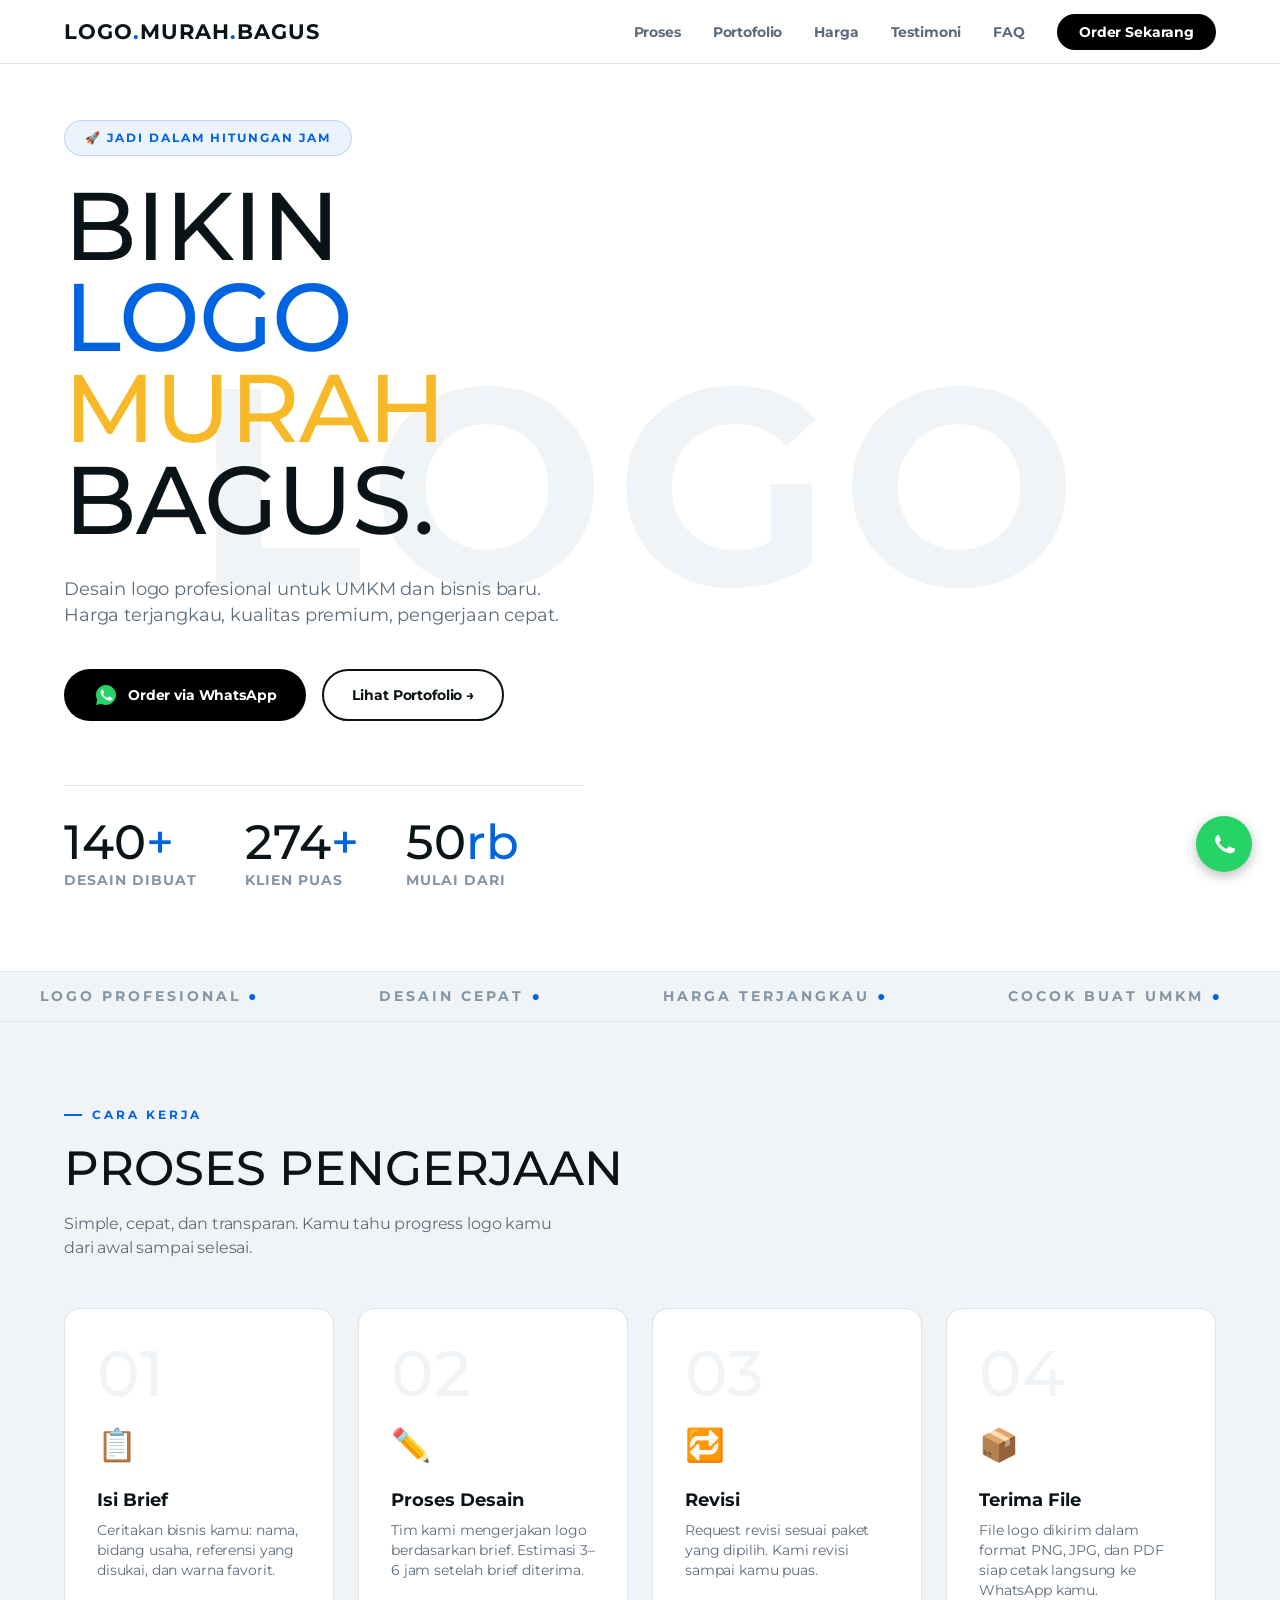
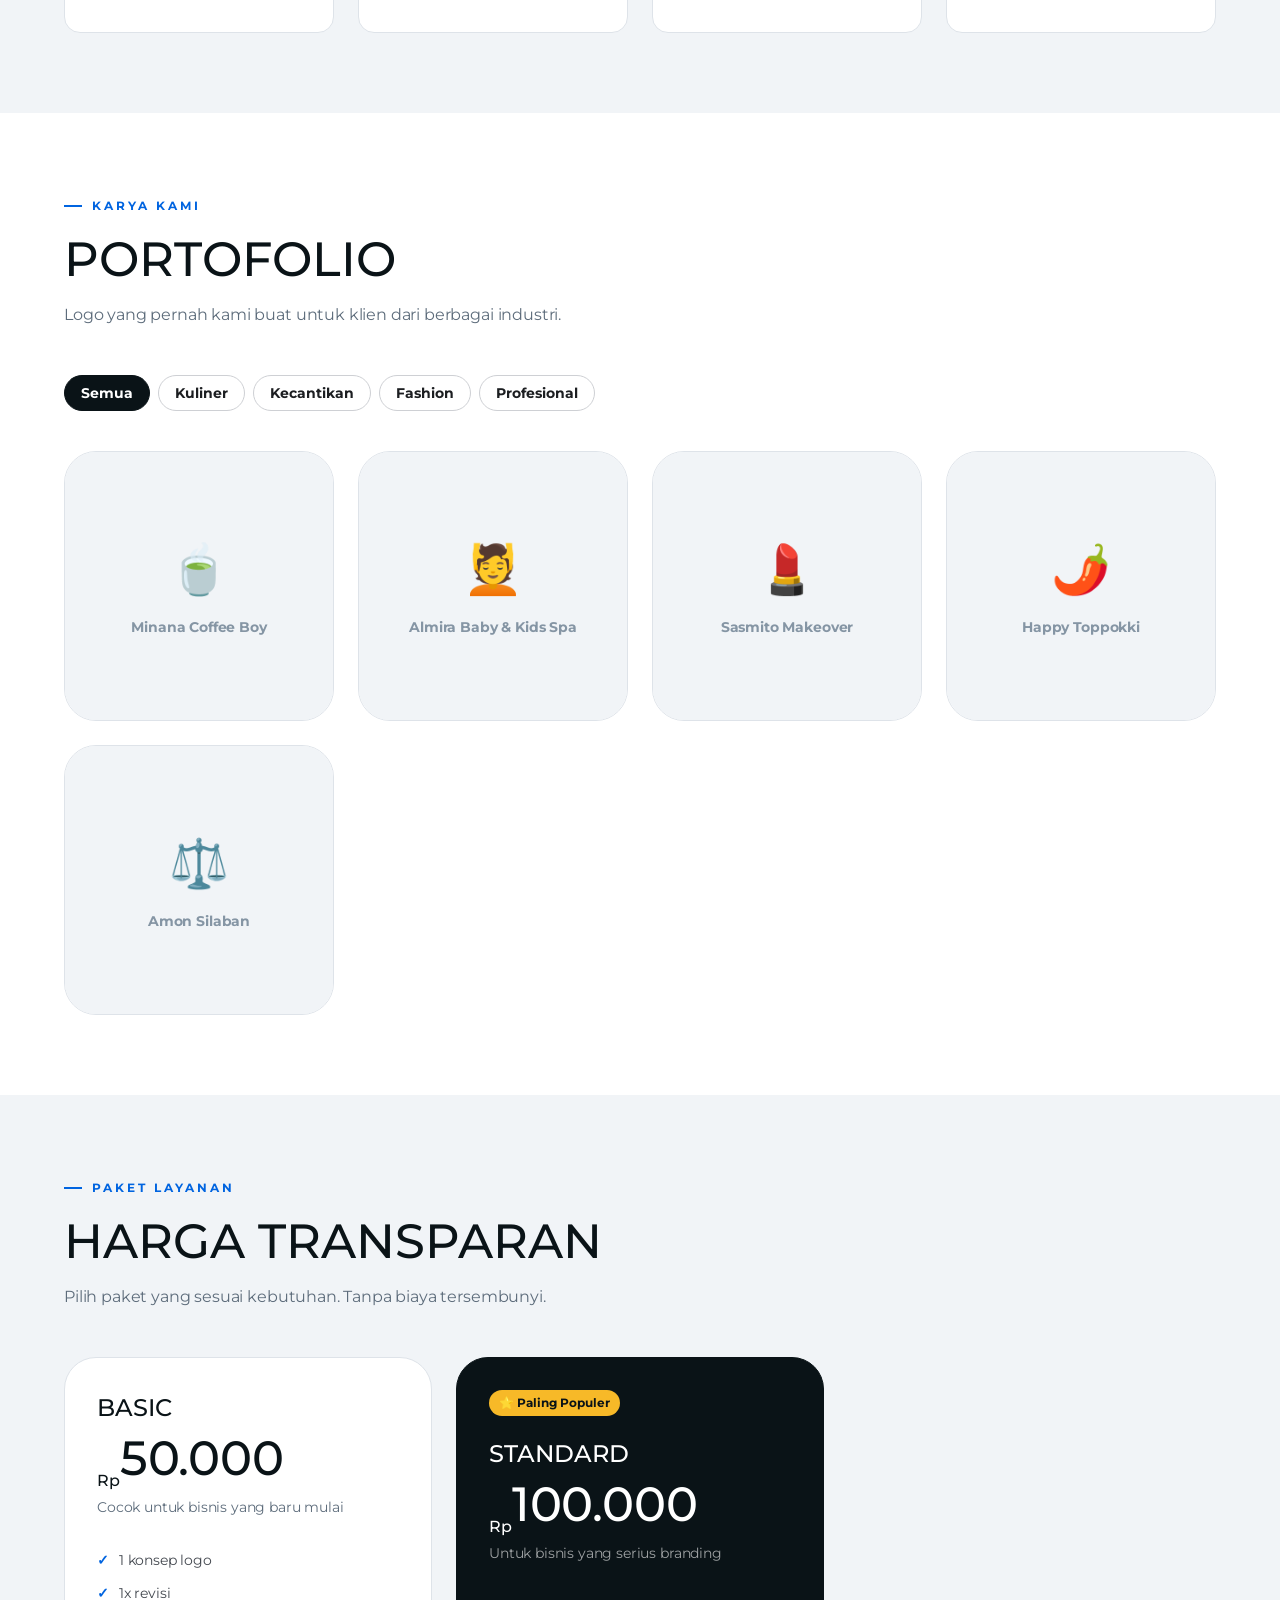
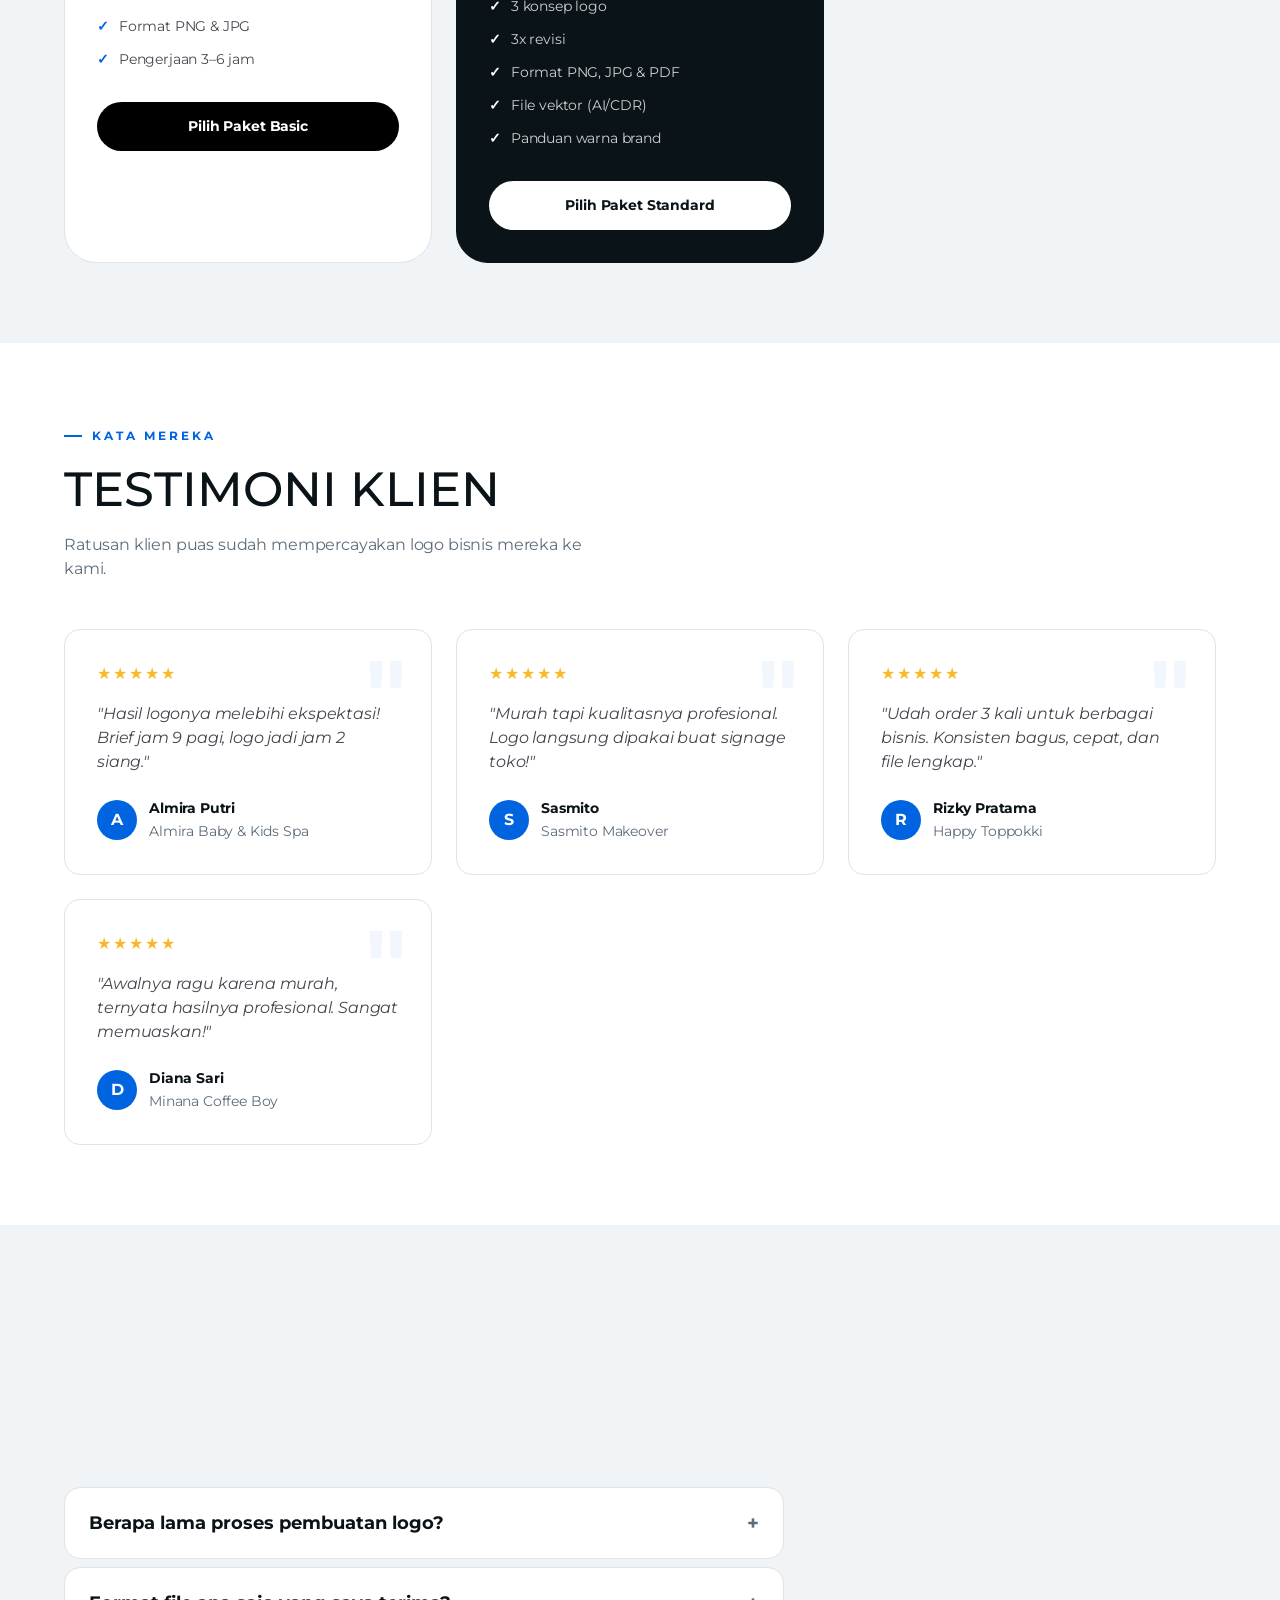
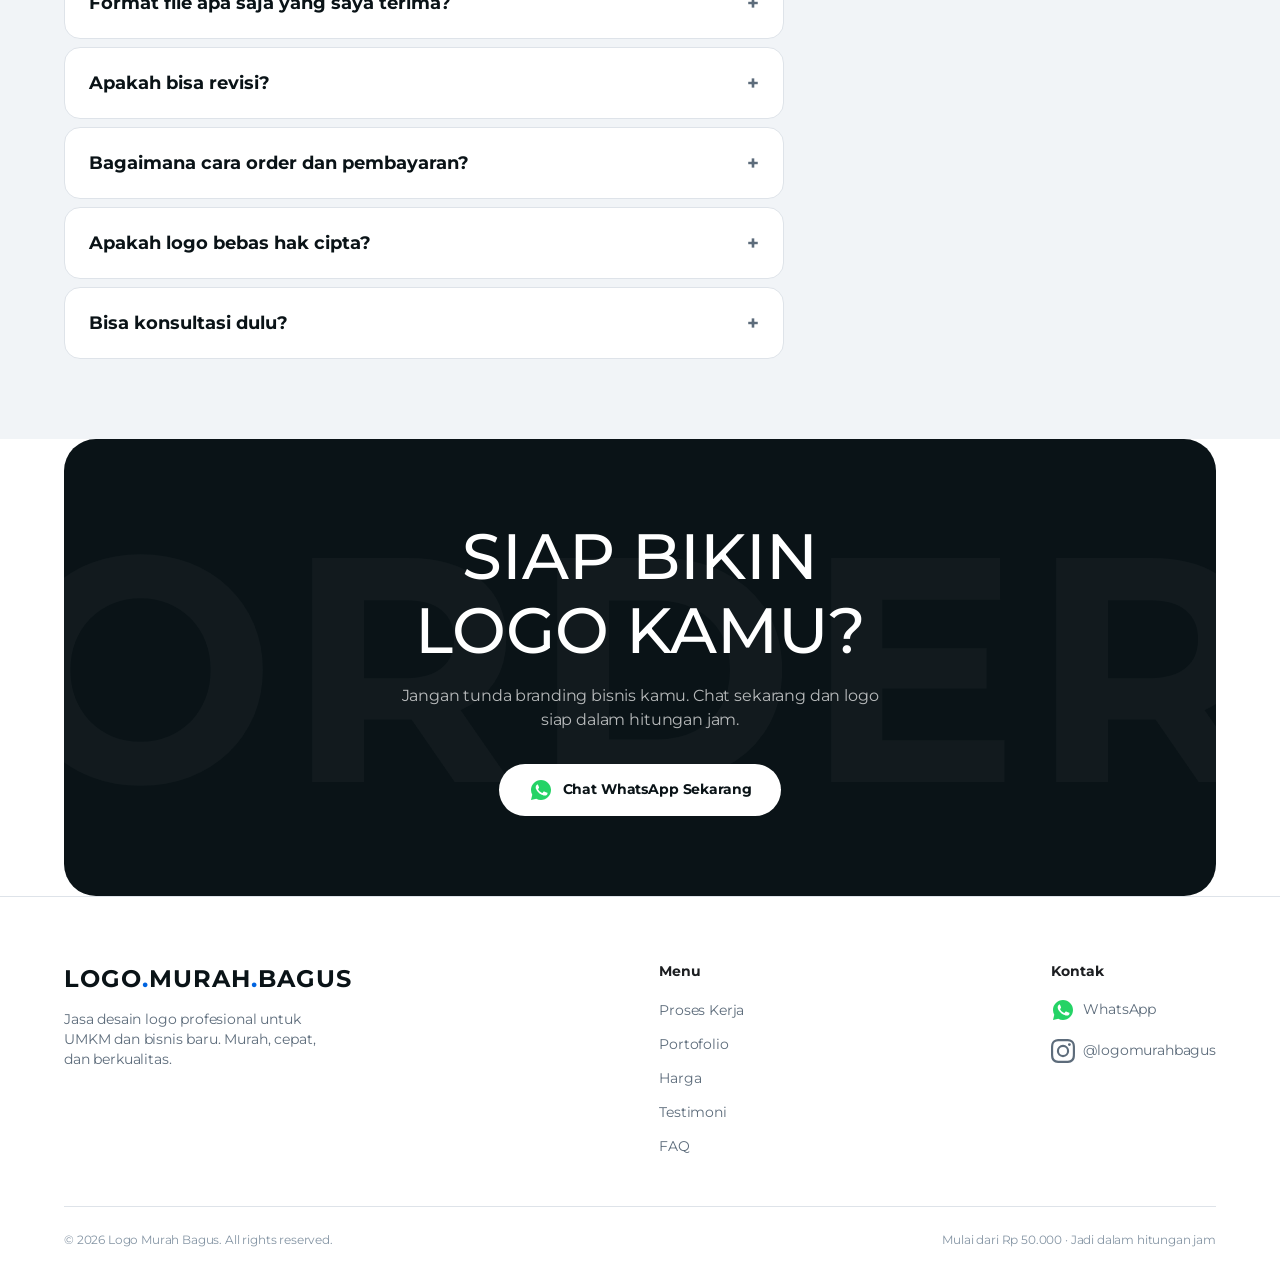
<file: index.html>
<!DOCTYPE html>
<html lang="id">
<head>
  <meta charset="UTF-8"/>
  <meta name="viewport" content="width=device-width, initial-scale=1.0"/>
  <meta name="description" content="Jasa desain logo profesional untuk UMKM dan bisnis baru. Harga mulai 50rb, jadi dalam hitungan jam."/>

  <!-- Open Graph -->
  <meta property="og:title" content="Logo Murah Bagus – Jasa Desain Logo Profesional"/>
  <meta property="og:description" content="Desain logo profesional untuk UMKM dan bisnis baru. Harga terjangkau, kualitas premium, pengerjaan cepat."/>
  <meta property="og:type" content="website"/>
  <meta property="og:url" content="https://logomurahbagus.com"/>

  <title>Logo Murah Bagus – Jasa Desain Logo Profesional</title>
  <link rel="icon" href="assets/favicon.svg" type="image/svg+xml"/>

  <!-- Preconnect to Google Fonts (eliminates DNS+TCP+TLS latency) -->
  <link rel="preconnect" href="https://fonts.googleapis.com"/>
  <link rel="preconnect" href="https://fonts.gstatic.com" crossorigin/>
  <!-- Load fonts directly (non-blocking via display=swap) -->
  <link rel="stylesheet" href="https://fonts.googleapis.com/css2?family=Montserrat:wght@300;400;500;700&display=swap"/>

  <link rel="stylesheet" href="styles/main.css"/>
</head>
<body>

  <!-- ════════════════════════════
       NAVBAR
       ✏️ Edit: nomor WA di .navbar__cta
  ════════════════════════════ -->
  <header>
    <nav class="navbar" id="navbar" aria-label="Main navigation">
      <a href="/" class="navbar__logo">LOGO<span>.</span>MURAH<span>.</span>BAGUS</a>

      <!-- Hamburger toggle (mobile) -->
      <button class="navbar__hamburger" id="navToggle" aria-label="Toggle menu" aria-expanded="false">
        <span></span><span></span><span></span>
      </button>

      <ul class="navbar__links" id="navLinks">
        <li><a href="#proses">Proses</a></li>
        <li><a href="#portofolio">Portofolio</a></li>
        <li><a href="#harga">Harga</a></li>
        <li><a href="#testimoni">Testimoni</a></li>
        <li><a href="#faq">FAQ</a></li>
        <li>
          <a href="https://wa.me/6281234567890" class="navbar__cta" target="_blank" rel="noopener">
            Order Sekarang
          </a>
        </li>
      </ul>
    </nav>
  </header>

  <main>

    <!-- ════════════════════════════
         HERO
         ✏️ Edit: teks & nomor WA
    ════════════════════════════ -->
    <section id="hero" class="hero" aria-label="Hero">
      <div class="hero__bg-text" aria-hidden="true">LOGO</div>
      <div class="hero__content">
        <div class="hero__badge">🚀 Jadi dalam hitungan jam</div>
        <h1 class="hero__title">
          BIKIN<br/>
          <span class="accent">LOGO</span><br/>
          <span class="gold">MURAH</span><br/>
          BAGUS.
        </h1>
        <p class="hero__desc">
          Desain logo profesional untuk UMKM dan bisnis baru. Harga terjangkau, kualitas premium, pengerjaan cepat.
        </p>
        <div class="hero__actions">
          <a href="https://wa.me/6281234567890?text=Halo,%20saya%20mau%20order%20logo"
             class="btn btn-primary" target="_blank" rel="noopener">
             <img src="assets/whatsapp.svg" alt="WhatsApp" width="24" height="24">
             Order via WhatsApp
           </a>
          <a href="#portofolio" class="btn btn-secondary">Lihat Portofolio →</a>
        </div>
        <div class="hero__stats">
          <!-- ✏️ Edit: angka statistik -->
          <div class="stat">
            <div class="stat__number">140<span>+</span></div>
            <div class="stat__label">Desain Dibuat</div>
          </div>
          <div class="stat">
            <div class="stat__number">274<span>+</span></div>
            <div class="stat__label">Klien Puas</div>
          </div>
          <div class="stat">
            <div class="stat__number">50<span>rb</span></div>
            <div class="stat__label">Mulai Dari</div>
          </div>
        </div>
      </div>
    </section>

    <!-- MARQUEE -->
    <div class="marquee" aria-hidden="true">
      <div class="marquee__track">
        <span class="marquee__item">LOGO PROFESIONAL <span class="marquee__dot">●</span></span>
        <span class="marquee__item">DESAIN CEPAT <span class="marquee__dot">●</span></span>
        <span class="marquee__item">HARGA TERJANGKAU <span class="marquee__dot">●</span></span>
        <span class="marquee__item">COCOK BUAT UMKM <span class="marquee__dot">●</span></span>
        <span class="marquee__item">REVISI SAMPAI PUAS <span class="marquee__dot">●</span></span>
        <span class="marquee__item">FILE SIAP PAKAI <span class="marquee__dot">●</span></span>
        <span class="marquee__item">LOGO PROFESIONAL <span class="marquee__dot">●</span></span>
        <span class="marquee__item">DESAIN CEPAT <span class="marquee__dot">●</span></span>
        <span class="marquee__item">HARGA TERJANGKAU <span class="marquee__dot">●</span></span>
        <span class="marquee__item">COCOK BUAT UMKM <span class="marquee__dot">●</span></span>
        <span class="marquee__item">REVISI SAMPAI PUAS <span class="marquee__dot">●</span></span>
        <span class="marquee__item">FILE SIAP PAKAI <span class="marquee__dot">●</span></span>
      </div>
    </div>

    <!-- ════════════════════════════
         PROSES KERJA
         ✏️ Edit: judul & deskripsi tiap step
    ════════════════════════════ -->
    <section id="proses" class="proses" aria-label="Proses Kerja">
      <div class="fade-up">
        <span class="section-label">Cara Kerja</span>
        <h2 class="section-title">PROSES PENGERJAAN</h2>
        <p class="section-sub">Simple, cepat, dan transparan. Kamu tahu progress logo kamu dari awal sampai selesai.</p>
      </div>
      <div class="steps-grid">
        <div class="step-card fade-up">
          <div class="step-card__num">01</div>
          <div class="step-card__icon">📋</div>
          <h3 class="step-card__title">Isi Brief</h3>
          <p class="step-card__desc">Ceritakan bisnis kamu: nama, bidang usaha, referensi yang disukai, dan warna favorit.</p>
        </div>
        <div class="step-card fade-up">
          <div class="step-card__num">02</div>
          <div class="step-card__icon">✏️</div>
          <h3 class="step-card__title">Proses Desain</h3>
          <p class="step-card__desc">Tim kami mengerjakan logo berdasarkan brief. Estimasi 3–6 jam setelah brief diterima.</p>
        </div>
        <div class="step-card fade-up">
          <div class="step-card__num">03</div>
          <div class="step-card__icon">🔁</div>
          <h3 class="step-card__title">Revisi</h3>
          <p class="step-card__desc">Request revisi sesuai paket yang dipilih. Kami revisi sampai kamu puas.</p>
        </div>
        <div class="step-card fade-up">
          <div class="step-card__num">04</div>
          <div class="step-card__icon">📦</div>
          <h3 class="step-card__title">Terima File</h3>
          <p class="step-card__desc">File logo dikirim dalam format PNG, JPG, dan PDF siap cetak langsung ke WhatsApp kamu.</p>
        </div>
      </div>
    </section>

    <!-- ════════════════════════════
         PORTOFOLIO
         ✏️ Tambah karya: copy satu article.portfolio-card
            Ganti data-cat, href, nama, kategori
    ════════════════════════════ -->
    <section id="portofolio" class="portfolio-section" aria-label="Portofolio">
      <div class="fade-up">
        <span class="section-label">Karya Kami</span>
        <h2 class="section-title">PORTOFOLIO</h2>
        <p class="section-sub">Logo yang pernah kami buat untuk klien dari berbagai industri.</p>
      </div>

      <div class="portfolio-filter fade-up" role="group" aria-label="Filter kategori">
        <!-- ✏️ data-filter harus sama dengan data-cat di card -->
        <button class="filter-btn is-active" data-filter="semua">Semua</button>
        <button class="filter-btn" data-filter="kuliner">Kuliner</button>
        <button class="filter-btn" data-filter="kecantikan">Kecantikan</button>
        <button class="filter-btn" data-filter="fashion">Fashion</button>
        <button class="filter-btn" data-filter="profesional">Profesional</button>
      </div>

      <div class="portfolio-grid" id="portfolioGrid">

        <article class="portfolio-card fade-up" data-cat="kuliner"
          onclick="location.href='pages/portfolio/minana-coffee.html'" tabindex="0">
          <div class="portfolio-card__placeholder">🍵<p>Minana Coffee Boy</p></div>
          <div class="portfolio-card__overlay">
            <div>
              <div class="portfolio-card__name">Minana Coffee Boy</div>
              <div class="portfolio-card__cat">Kuliner · F&B</div>
            </div>
          </div>
        </article>

        <article class="portfolio-card fade-up" data-cat="kecantikan"
          onclick="location.href='pages/portfolio/almira-spa.html'" tabindex="0">
          <div class="portfolio-card__placeholder">💆<p>Almira Baby & Kids Spa</p></div>
          <div class="portfolio-card__overlay">
            <div>
              <div class="portfolio-card__name">Almira Baby & Kids Spa</div>
              <div class="portfolio-card__cat">Kecantikan · Spa</div>
            </div>
          </div>
        </article>

        <article class="portfolio-card fade-up" data-cat="kecantikan"
          onclick="location.href='pages/portfolio/sasmito-makeover.html'" tabindex="0">
          <div class="portfolio-card__placeholder">💄<p>Sasmito Makeover</p></div>
          <div class="portfolio-card__overlay">
            <div>
              <div class="portfolio-card__name">Sasmito Makeover</div>
              <div class="portfolio-card__cat">Kecantikan · MUA</div>
            </div>
          </div>
        </article>

        <article class="portfolio-card fade-up" data-cat="kuliner"
          onclick="location.href='pages/portfolio/happy-toppokki.html'" tabindex="0">
          <div class="portfolio-card__placeholder">🌶️<p>Happy Toppokki</p></div>
          <div class="portfolio-card__overlay">
            <div>
              <div class="portfolio-card__name">Happy Toppokki</div>
              <div class="portfolio-card__cat">Kuliner · Korean Food</div>
            </div>
          </div>
        </article>

        <article class="portfolio-card fade-up" data-cat="profesional"
          onclick="location.href='pages/portfolio/amon-silaban.html'" tabindex="0">
          <div class="portfolio-card__placeholder">⚖️<p>Amon Silaban</p></div>
          <div class="portfolio-card__overlay">
            <div>
              <div class="portfolio-card__name">Amon Silaban</div>
              <div class="portfolio-card__cat">Profesional · Konsultan</div>
            </div>
          </div>
        </article>

        <article class="portfolio-card fade-up" data-cat="fashion"
          onclick="location.href='pages/portfolio/fashion-brand.html'" tabindex="0">
          <div class="portfolio-card__placeholder">👕<p>Fashion Brand</p></div>
          <div class="portfolio-card__overlay">
            <div>
              <div class="portfolio-card__name">Fashion Brand</div>
              <div class="portfolio-card__cat">Fashion · Clothing</div>
            </div>
          </div>
        </article>

      </div>
    </section>

    <!-- ════════════════════════════
         HARGA
         ✏️ Edit: nama paket, harga, fitur, nomor WA
    ════════════════════════════ -->
    <section id="harga" class="pricing-section" aria-label="Harga">
      <div class="fade-up">
        <span class="section-label">Paket Layanan</span>
        <h2 class="section-title">HARGA TRANSPARAN</h2>
        <p class="section-sub">Pilih paket yang sesuai kebutuhan. Tanpa biaya tersembunyi.</p>
      </div>
      <div class="pricing-grid">

        <div class="pricing-card fade-up">
          <div class="pricing-card__name">BASIC</div>
          <div class="pricing-card__price"><sub>Rp</sub>50.000</div>
          <p class="pricing-card__note">Cocok untuk bisnis yang baru mulai</p>
          <ul class="pricing-card__features">
            <li>1 konsep logo</li>
            <li>1x revisi</li>
            <li>Format PNG & JPG</li>
            <li>Pengerjaan 3–6 jam</li>
          </ul>
          <a href="https://wa.me/6281234567890?text=Halo,%20saya%20mau%20order%20paket%20Basic"
             class="pricing-card__cta" target="_blank" rel="noopener">Pilih Paket Basic</a>
        </div>

        <div class="pricing-card pricing-card--featured fade-up">
          <div class="pricing-card__badge">⭐ Paling Populer</div>
          <div class="pricing-card__name">STANDARD</div>
          <div class="pricing-card__price"><sub>Rp</sub>100.000</div>
          <p class="pricing-card__note">Untuk bisnis yang serius branding</p>
          <ul class="pricing-card__features">
            <li>3 konsep logo</li>
            <li>3x revisi</li>
            <li>Format PNG, JPG & PDF</li>
            <li>File vektor (AI/CDR)</li>
            <li>Panduan warna brand</li>
          </ul>
          <a href="https://wa.me/6281234567890?text=Halo,%20saya%20mau%20order%20paket%20Standard"
             class="pricing-card__cta" target="_blank" rel="noopener">Pilih Paket Standard</a>
        </div>

        <div class="pricing-card fade-up">
          <div class="pricing-card__name">PREMIUM</div>
          <div class="pricing-card__price"><sub>Rp</sub>200.000</div>
          <p class="pricing-card__note">Full branding package lengkap</p>
          <ul class="pricing-card__features">
            <li>5 konsep logo</li>
            <li>Revisi unlimited</li>
            <li>Semua format file</li>
            <li>Brand guideline dasar</li>
            <li>Mockup presentasi</li>
          </ul>
          <a href="https://wa.me/6281234567890?text=Halo,%20saya%20mau%20order%20paket%20Premium"
             class="pricing-card__cta" target="_blank" rel="noopener">Pilih Paket Premium</a>
        </div>

      </div>
    </section>

    <!-- ════════════════════════════
         TESTIMONI
         ✏️ Tambah: copy satu .testi-card
    ════════════════════════════ -->
    <section id="testimoni" class="testi-section" aria-label="Testimoni">
      <div class="fade-up">
        <span class="section-label">Kata Mereka</span>
        <h2 class="section-title">TESTIMONI KLIEN</h2>
        <p class="section-sub">Ratusan klien puas sudah mempercayakan logo bisnis mereka ke kami.</p>
      </div>
      <div class="testi-grid">
        <div class="testi-card fade-up">
          <div class="testi-card__stars">★★★★★</div>
          <p class="testi-card__text">"Hasil logonya melebihi ekspektasi! Brief jam 9 pagi, logo jadi jam 2 siang."</p>
          <div class="testi-card__author">
            <div class="testi-card__avatar">A</div>
            <div>
              <div class="testi-card__name">Almira Putri</div>
              <div class="testi-card__biz">Almira Baby & Kids Spa</div>
            </div>
          </div>
        </div>
        <div class="testi-card fade-up">
          <div class="testi-card__stars">★★★★★</div>
          <p class="testi-card__text">"Murah tapi kualitasnya profesional. Logo langsung dipakai buat signage toko!"</p>
          <div class="testi-card__author">
            <div class="testi-card__avatar">S</div>
            <div>
              <div class="testi-card__name">Sasmito</div>
              <div class="testi-card__biz">Sasmito Makeover</div>
            </div>
          </div>
        </div>
        <div class="testi-card fade-up">
          <div class="testi-card__stars">★★★★★</div>
          <p class="testi-card__text">"Udah order 3 kali untuk berbagai bisnis. Konsisten bagus, cepat, dan file lengkap."</p>
          <div class="testi-card__author">
            <div class="testi-card__avatar">R</div>
            <div>
              <div class="testi-card__name">Rizky Pratama</div>
              <div class="testi-card__biz">Happy Toppokki</div>
            </div>
          </div>
        </div>
        <div class="testi-card fade-up">
          <div class="testi-card__stars">★★★★★</div>
          <p class="testi-card__text">"Awalnya ragu karena murah, ternyata hasilnya profesional. Sangat memuaskan!"</p>
          <div class="testi-card__author">
            <div class="testi-card__avatar">D</div>
            <div>
              <div class="testi-card__name">Diana Sari</div>
              <div class="testi-card__biz">Minana Coffee Boy</div>
            </div>
          </div>
        </div>
        <div class="testi-card fade-up">
          <div class="testi-card__stars">★★★★★</div>
          <p class="testi-card__text">"Logo untuk kantor konsultan hasilnya elegant dan profesional. Worth it!"</p>
          <div class="testi-card__author">
            <div class="testi-card__avatar">A</div>
            <div>
              <div class="testi-card__name">Amon Silaban</div>
              <div class="testi-card__biz">Konsultan Pajak</div>
            </div>
          </div>
        </div>
        <div class="testi-card fade-up">
          <div class="testi-card__stars">★★★★★</div>
          <p class="testi-card__text">"Fast response, cepat, hasilnya memuaskan. Cocok buat UMKM budget terbatas."</p>
          <div class="testi-card__author">
            <div class="testi-card__avatar">F</div>
            <div>
              <div class="testi-card__name">Farhan Wijaya</div>
              <div class="testi-card__biz">Distro Lokal Bandung</div>
            </div>
          </div>
        </div>
      </div>
    </section>

    <!-- ════════════════════════════
         FAQ
         ✏️ Tambah: copy satu .faq-item
    ════════════════════════════ -->
    <section id="faq" class="faq-section" aria-label="FAQ">
      <div class="fade-up">
        <span class="section-label">Pertanyaan Umum</span>
        <h2 class="section-title">FAQ</h2>
        <p class="section-sub">Hal-hal yang sering ditanyakan calon klien kami.</p>
      </div>
      <div class="faq-list">
        <div class="faq-item">
          <button class="faq-item__question" aria-expanded="false">
            Berapa lama proses pembuatan logo? <span class="faq-item__icon" aria-hidden="true">+</span>
          </button>
          <div class="faq-item__answer">
            Estimasi 3–6 jam untuk paket Basic, 6–12 jam untuk Standard. Bergantung pada antrian order saat itu.
          </div>
        </div>
        <div class="faq-item">
          <button class="faq-item__question" aria-expanded="false">
            Format file apa saja yang saya terima? <span class="faq-item__icon" aria-hidden="true">+</span>
          </button>
          <div class="faq-item__answer">
            Basic: PNG & JPG. Standard: PNG, JPG, PDF, dan file vektor (AI/CDR). Premium: semua format termasuk EPS.
          </div>
        </div>
        <div class="faq-item">
          <button class="faq-item__question" aria-expanded="false">
            Apakah bisa revisi? <span class="faq-item__icon" aria-hidden="true">+</span>
          </button>
          <div class="faq-item__answer">
            Bisa! Basic: 1x, Standard: 3x, Premium: revisi unlimited sampai kamu puas.
          </div>
        </div>
        <div class="faq-item">
          <button class="faq-item__question" aria-expanded="false">
            Bagaimana cara order dan pembayaran? <span class="faq-item__icon" aria-hidden="true">+</span>
          </button>
          <div class="faq-item__answer">
            Order via DM Instagram atau WhatsApp. Pembayaran DP 100% di awal via transfer bank atau e-wallet.
          </div>
        </div>
        <div class="faq-item">
          <button class="faq-item__question" aria-expanded="false">
            Apakah logo bebas hak cipta? <span class="faq-item__icon" aria-hidden="true">+</span>
          </button>
          <div class="faq-item__answer">
            Ya! Semua logo adalah milik sepenuhnya klien, bebas digunakan untuk keperluan komersial.
          </div>
        </div>
        <div class="faq-item">
          <button class="faq-item__question" aria-expanded="false">
            Bisa konsultasi dulu? <span class="faq-item__icon" aria-hidden="true">+</span>
          </button>
          <div class="faq-item__answer">
            Bisa banget! Chat kami via WhatsApp untuk konsultasi gratis sebelum order.
          </div>
        </div>
      </div>
    </section>

    <!-- CTA BANNER -->
    <section class="cta-banner" aria-label="Call to Action">
      <h2 class="cta-banner__title">SIAP BIKIN<br/>LOGO KAMU?</h2>
      <p class="cta-banner__sub">Jangan tunda branding bisnis kamu. Chat sekarang dan logo siap dalam hitungan jam.</p>
      <a href="https://wa.me/6281234567890?text=Halo,%20saya%20mau%20konsultasi%20pembuatan%20logo"
         class="btn btn-white" target="_blank" rel="noopener">
         <img src="assets/whatsapp.svg" alt="" width="24" height="24">
         Chat WhatsApp Sekarang</a>
    </section>

  </main>

  <!-- FOOTER -->
  <footer class="footer">
    <div class="footer__top">
      <div class="footer__brand">
        <span class="footer__brand-logo">LOGO<span style="color:var(--color-primary)">.</span>MURAH<span style="color:var(--color-primary)">.</span>BAGUS</span>
        <p class="footer__brand-desc">Jasa desain logo profesional untuk UMKM dan bisnis baru. Murah, cepat, dan berkualitas.</p>
      </div>
      <nav class="footer__nav" aria-label="Footer navigation">
        <p class="footer__nav-title">Menu</p>
        <ul class="footer__nav-list">
          <li><a href="#proses">Proses Kerja</a></li>
          <li><a href="#portofolio">Portofolio</a></li>
          <li><a href="#harga">Harga</a></li>
          <li><a href="#testimoni">Testimoni</a></li>
          <li><a href="#faq">FAQ</a></li>
        </ul>
      </nav>
      <div class="footer__nav">
        <p class="footer__nav-title">Kontak</p>
        <!-- ✏️ Edit: nomor WA & link Instagram -->
        <ul class="footer__nav-list">
          <li><a href="https://wa.me/6281234567890" target="_blank" rel="noopener">
            <img src="assets/whatsapp.svg" alt="WhatsApp" width="24" height="24" loading="lazy">
            WhatsApp</a></li>
          <li><a href="https://instagram.com/logomurahbagus" target="_blank" rel="noopener">
            <svg width="24" height="24" viewBox="0 0 24 24" fill="currentColor" aria-hidden="true"><path d="M12 2.163c3.204 0 3.584.012 4.85.07 3.252.148 4.771 1.691 4.919 4.919.058 1.265.069 1.645.069 4.849 0 3.205-.012 3.584-.069 4.849-.149 3.225-1.664 4.771-4.919 4.919-1.266.058-1.644.07-4.85.07-3.204 0-3.584-.012-4.849-.07-3.26-.149-4.771-1.699-4.919-4.92-.058-1.265-.07-1.644-.07-4.849 0-3.204.013-3.583.07-4.849.149-3.227 1.664-4.771 4.919-4.919 1.266-.057 1.645-.069 4.849-.069zM12 0C8.741 0 8.333.014 7.053.072 2.695.272.273 2.69.073 7.052.014 8.333 0 8.741 0 12c0 3.259.014 3.668.072 4.948.2 4.358 2.618 6.78 6.98 6.98C8.333 23.986 8.741 24 12 24c3.259 0 3.668-.014 4.948-.072 4.354-.2 6.782-2.618 6.979-6.98.059-1.28.073-1.689.073-4.948 0-3.259-.014-3.667-.072-4.947-.196-4.354-2.617-6.78-6.979-6.98C15.668.014 15.259 0 12 0zm0 5.838a6.162 6.162 0 100 12.324 6.162 6.162 0 000-12.324zM12 16a4 4 0 110-8 4 4 0 010 8zm6.406-11.845a1.44 1.44 0 100 2.881 1.44 1.44 0 000-2.881z"/></svg>
            @logomurahbagus</a></li>
        </ul>
      </div>
    </div>
    <div class="footer__bottom">
      <p>© 2026 Logo Murah Bagus. All rights reserved.</p>
      <p>Mulai dari Rp 50.000 · Jadi dalam hitungan jam</p>
    </div>
  </footer>

  <!-- ✏️ Edit: nomor WA -->
  <a href="https://wa.me/6281234567890" class="wa-float" target="_blank" rel="noopener" aria-label="Chat WhatsApp">
    <img src="assets/whatsapp.svg" alt="WhatsApp" width="40" height="40">
  </a>

  <script defer src="scripts/app.bundle.js"></script>
</body>
</html>
</file>
<file: styles/main.css>
/* ============================================================
   MAIN.CSS — Single Combined Stylesheet
   Import order: base → components → pages

   Logo Murah Bagus
   ============================================================ */

/* Google Fonts are now loaded via <link> in HTML head for better performance.
   Do NOT add @import url(...) for Google Fonts here. */

@import 'base.css';
@import 'components.css';
@import 'pages.css';
</file>
